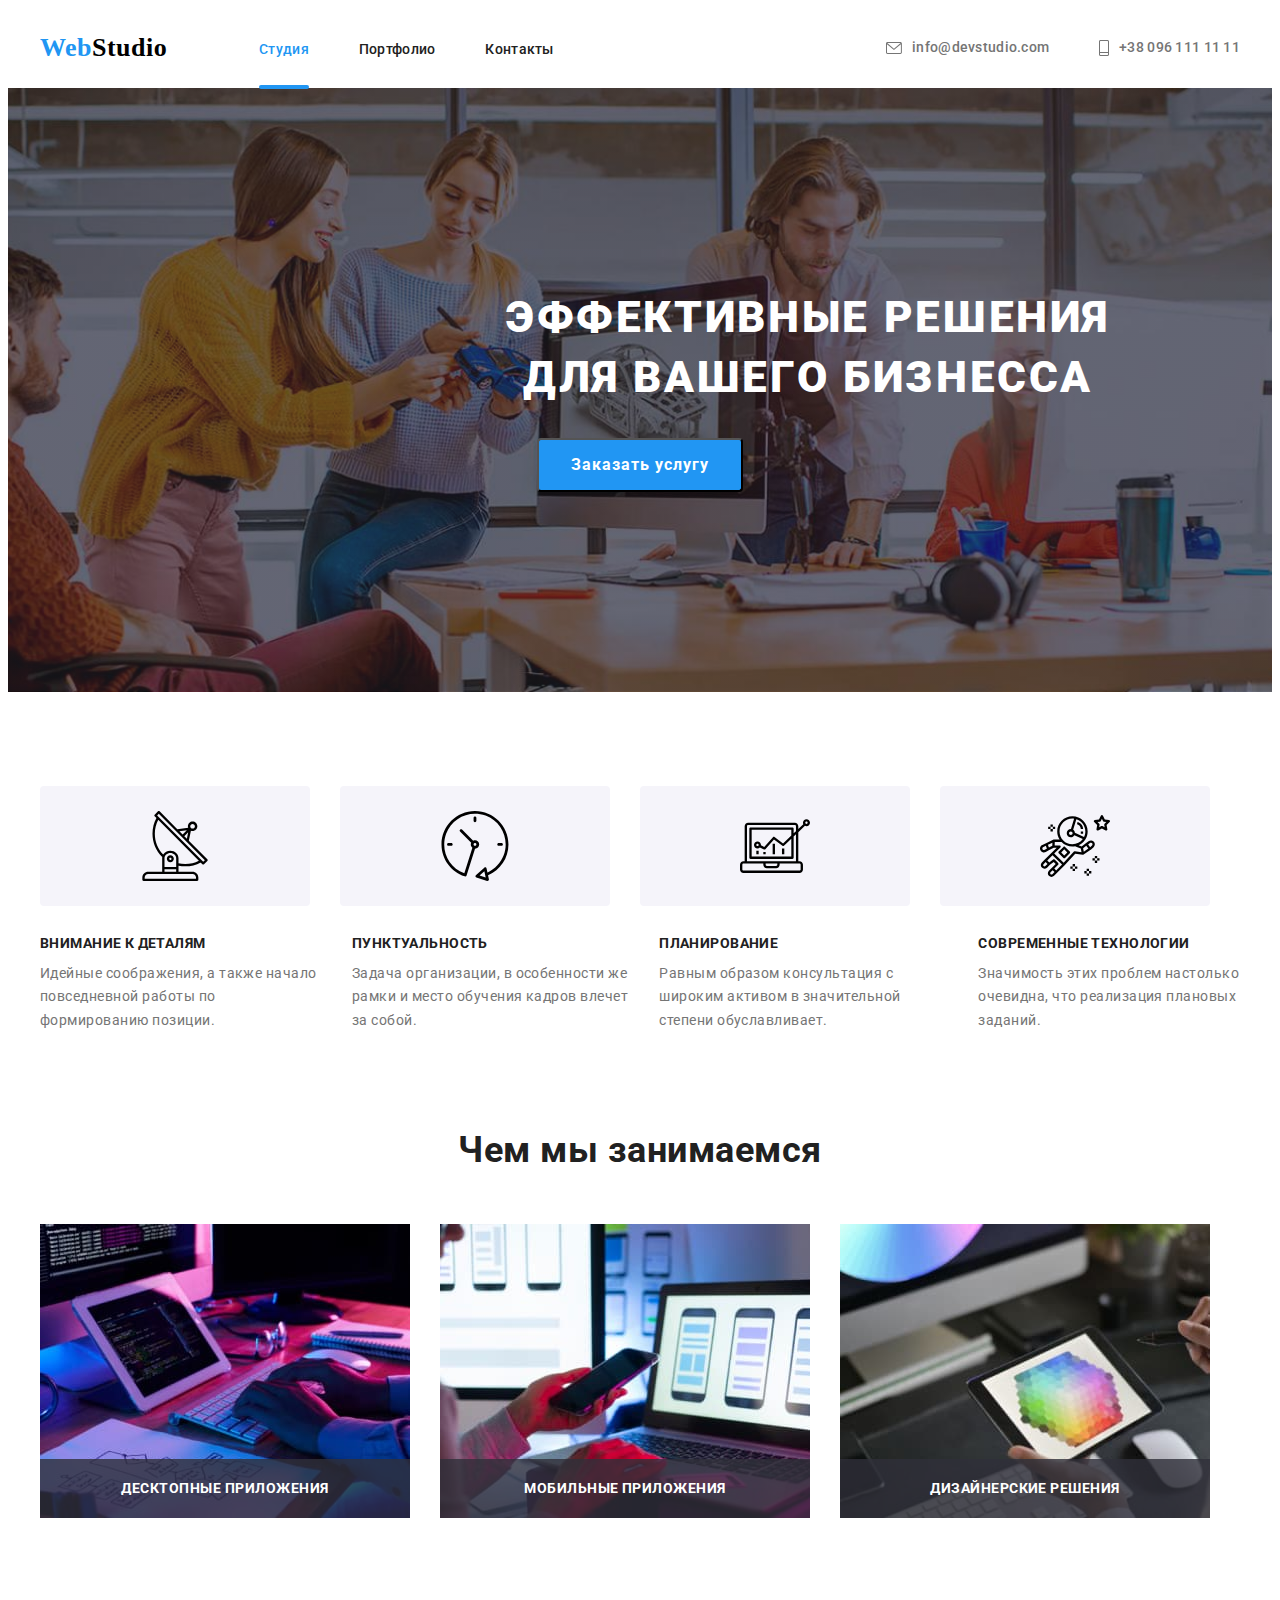
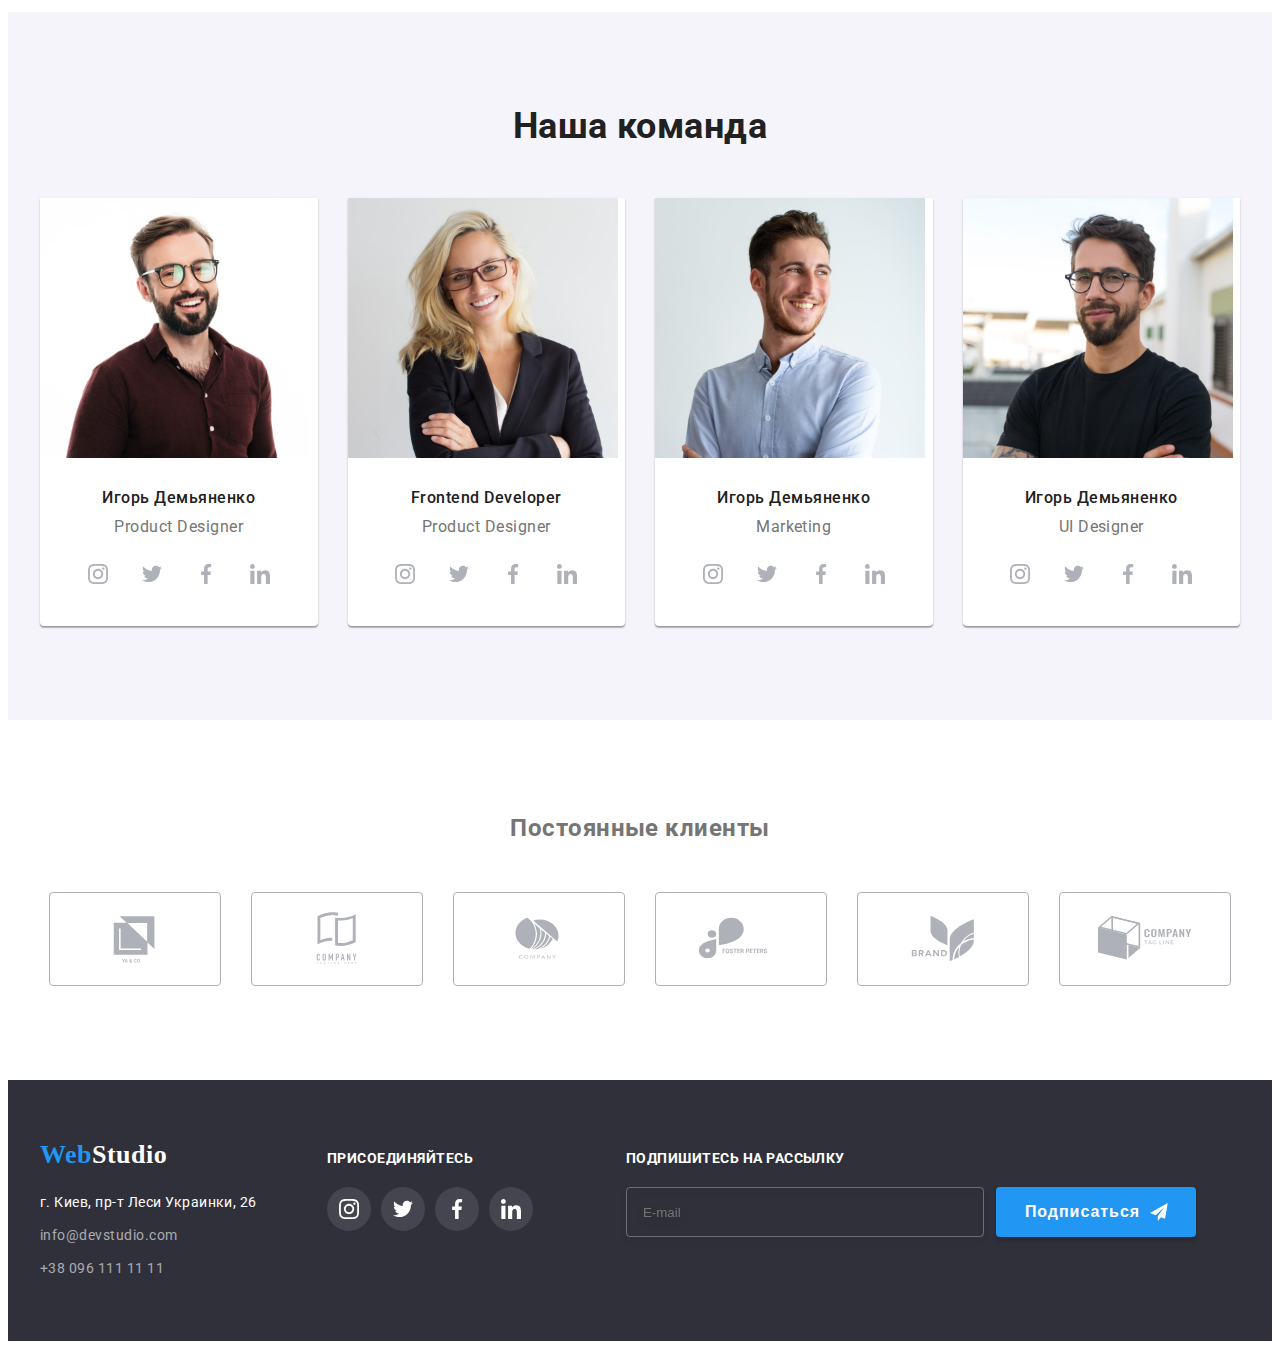
<file: index.html>
<!DOCTYPE html>
<html lang="ru">
<head>
    <meta charset="UTF-8">
    <meta name="viewport" content="width=device-width, initial-scale=1.0">
    <title>Document</title>
    <link rel="preconnect" href="https://fonts.googleapis.com">
    <link rel="preconnect" href="https://fonts.gstatic.com" crossorigin>
    <link href="https://fonts.googleapis.com/css2?family=Raleway:wght@700&family=Roboto:wght@400;500;700;900&display=swap"
        rel="stylesheet">
    <link rel="stylesheet" href="https://cdnjs.cloudflare.com/ajax/libs/modern-normalize/1.1.0/modern-normalize.min.css"
        integrity="sha512-wpPYUAdjBVSE4KJnH1VR1HeZfpl1ub8YT/NKx4PuQ5NmX2tKuGu6U/JRp5y+Y8XG2tV+wKQpNHVUX03MfMFn9Q=="
        crossorigin="anonymous" referrerpolicy="no-referrer" />
    <link rel="stylesheet" href="./css/style.css" />
</head>
<body>
<!-- Section Header-Навигация -->
<header class="header">
    <div class="container header-container">
        <nav class="navigation">
            <a href="" class="link logo" ><span class="logo-web">Web</span><span class="logo-studio" >Studio</span> </a>
            <!-- Студия-Портфолио-Контакты -->
            <ul class="site-nav list">
                <li class="header-item"> 
                    <a href="" class="site-nav-link link current"> Студия </a> </li>
                <li class="header-item"> 
                    <a href="./portfolio.html" class="site-nav-link link"> Портфолио </a> </li>
                <li class="header-item"> 
                    <a href="" class="site-nav-link link"> Контакты </a> </li>
            </ul>
        </nav>
        <!-- Контакты -->
        <ul class="contacts list">
            <li class="contacts-item">
                <a href="" class="contacts-link link">  
                    <svg class="contacts-icon" 
                        width="16" 
                        height="12"
                        >
                        <use href="./image/icons.svg#icon-mailbox">
                        </use>
                    </svg>
                info@devstudio.com
                </a>
            </li>
            <li class="contacts-item"> 
                <a href="" class="contacts-link link"> 
                    <svg class="contacts-icon" 
                        width="10" 
                        height="16"
                        >
                        <use href="./image/icons.svg#icon-phone">
                        </use>
                    </svg>
                    +38 096 111 11 11 </a> 
            </li>
        </ul>
    </div>
</header>
<main>

    <!-- Section HERO -->
    <section class="hero section">
            <h1 class="hero-title"> ЭФФЕКТИВНЫЕ РЕШЕНИЯ ДЛЯ ВАШЕГО БИЗНЕССА </h1>
            <button class="hero-button" type="button" data-modal-open> Заказать услугу </button>
    </section>

<!-- Section Наши преимущества -->
<section class="benefits section">
    <div class="container">
        <h2 class="benefits-title title"> Иконки </h2>
        <ul class="benefits-list-icons list">
            <li class="benefits-item-icons">
                <svg class="benefits-icon" 
                width="70" 
                height="70">
                    <use href="./image/icons.svg#icon-antenna">
                    </use>
                </svg>
            </li>
            <li class="benefits-item-icons">
                <svg class="benefits-icon" width="70" height="70">
                    <use href="./image/icons.svg#icon-clock">
                    </use>
                </svg>
            </li>
            <li class="benefits-item-icons">
                <svg class="benefits-icon" width="70" height="70">
                    <use href="./image/icons.svg#icon-diagram">
                    </use>
                </svg>
            </li>
            <li class="benefits-item-icons">
                <svg class="benefits-icon" width="70" height="70">
                    <use href="./image/icons.svg#icon-astronaut">
                    </use>
                </svg>
            </li>
        </ul>
    </div>
    <div class="container">
        <h2 class="benefits-title title">Сильные стороны</h2>
        <ul class="benefits-list list">
                <li class="benefits-item">
                    <h3 class="benefits-list-title">ВНИМАНИЕ К ДЕТАЛЯМ</h3>
                    <p class="benefirs-list-title-description">Идейные соображения, а также начало повседневной работы по формированию позиции.</p>
                </li>
                <li class="benefits-item">
                    <h3 class="benefits-list-title">ПУНКТУАЛЬНОСТЬ</h3>
                    <p class="benefirs-list-title-description">Задача организации, в особенности же рамки и место обучения кадров влечет за собой.</p>
                </li>
                <li class="benefits-item">
                    <h3 class="benefits-list-title">ПЛАНИРОВАНИЕ</h3>
                    <p class="benefirs-list-title-description">Равным образом консультация с широким активом в значительной степени обуславливает.</p>
                </li>
                <li class="benefits-item">
                    <h3 class="benefits-list-title">СОВРЕМЕННЫЕ ТЕХНОЛОГИИ</h3>
                    <p class="benefirs-list-title-description">Значимость этих проблем настолько очевидна, что реализация плановых заданий.</p>
                </li>
        </ul>
    </div>
</section>

<!-- Section Чем мы занимаемся - Наши работы -->
<section class="our-works section">
    <div class="container">  
        <h2 class="our-works-title title">Чем мы занимаемся</h2>
        <ul class="our-works-list list">
            <li class="our-works-item">
                <img src="./image/img1.jpg" width="370" height="294" alt="разработка веб програм"/>
                <div class="our-works-box">
                    <p class="our-works-description">Десктопные приложения
                    </p>
                </div>
            </li>
            <li class="our-works-item">
                <img src="./image/img2.jpg" width="370" height="294" alt="разработка приложений для мобильных">
                <div class="our-works-box">
                    <p class="our-works-description">Мобильные приложения
                    </p>
                </div>
            </li>
            <li class="our-works-item">
                <img src="./image/img3.jpg" width="370" height="294" alt="веб дизайн">
                <div class="our-works-box">
                    <p class="our-works-description">Дизайнерские решения
                    </p>
                </div>
            </li>
            </ul>
    </div>
</section>

<!-- Section Наша команда - Карточки-сотрудники -->
<section class="team section">
    <div class="container">
    <h2 class="team-title title"> Наша команда</h2>
    <ul class="team-list list">
        <li class="team-item"><img src="./image/ihor.jpg" width="270" height="260" alt="Игорь Демьяненко">
            <div class="team-list-bottom">
                <h3 class="team-list-name ">Игорь Демьяненко</h3>
                <p class="team-list-name-descriptions">Product Designer</p>
                <ul class="team-social-list list">
                    <li class="team-social-item item">
                        <a href="" class="team-social-link">
                        <svg class="team-social-icon" 
                            width="20"
                            height="20"
                            >
                            <use href="./image/icons.svg#icon-instagram">
                            </use>
                        </svg>
                        </a>
                    </li>
                    <li class="team-social-item item">
                        <a href="" class="team-social-link">
                        <svg class="team-social-icon" 
                        width="20"  
                        height="20" 
                        >
                            <use href="./image/icons.svg#icon-twitter">
                            </use>
                        </svg>
                        </a>
                    </li>
                    <li class="team-social-item item">
                        <a href="" class="team-social-link">
                        <svg class="team-social-icon" 
                        width="20"  
                        height="20"
                        >
                            <use href="./image/icons.svg#icon-facebook">
                            </use>
                        </svg>
                        </a>
                    </li>
                    <li class="team-social-item item">
                        <a href="" class="team-social-link">
                        <svg class="team-social-icon" 
                        width="20"
                        height="20"
                        >
                            <use href="./image/icons.svg#icon-linkedin">
                            </use>
                        </svg>
                        </a>
                    </li>
                </ul>
            </div>
        </li>
        <li class="team-item"><img src="./image/olga.jpg" width="270" height="260" alt="Ольга Репина">
            <div class="team-list-bottom">
                <h3 class="team-list-name title">Frontend Developer</h3>
                <p class="team-list-name-descriptions">Product Designer</p>
                <ul class="team-social-list list">
                    <li class="team-social-item item">
                        <a href="" class="team-social-link">
                            <svg class="team-social-icon" width="20" height="20">
                                <use href="./image/icons.svg#icon-instagram">
                                </use>
                            </svg>
                        </a>
                    </li>
                    <li class="team-social-item item">
                        <a href="" class="team-social-link">
                            <svg class="team-social-icon" width="20" height="20">
                                <use href="./image/icons.svg#icon-twitter">
                                </use>
                            </svg>
                        </a>
                    </li>
                    <li class="team-social-item item">
                        <a href="" class="team-social-link">
                            <svg class="team-social-icon" width="20" height="20">
                                <use href="./image/icons.svg#icon-facebook">
                                </use>
                            </svg>
                        </a>
                    </li>
                    <li class="team-social-item item">
                        <a href="" class="team-social-link">
                            <svg class="team-social-icon" width="20" height="20">
                                <use href="./image/icons.svg#icon-linkedin">
                                </use>
                            </svg>
                        </a>
                    </li>
                </ul>
            </div>
        </li>
        <li class="team-item"><img src="./image/nikolay.jpg" width="270" height="260" alt="Николай Тарасов">
            <div class="team-list-bottom">
                <h3 class="team-list-name">Игорь Демьяненко</h3>
                <p class="team-list-name-descriptions">Marketing</p>
                <ul class="team-social-list list">
                    <li class="team-social-item item">
                        <a href="" class="team-social-link">
                            <svg class="team-social-icon" width="20" height="20">
                                <use href="./image/icons.svg#icon-instagram">
                                </use>
                            </svg>
                        </a>
                    </li>
                    <li class="team-social-item item">
                        <a href="" class="team-social-link">
                            <svg class="team-social-icon" width="20" height="20">
                                <use href="./image/icons.svg#icon-twitter">
                                </use>
                            </svg>
                        </a>
                    </li>
                    <li class="team-social-item item">
                        <a href="" class="team-social-link">
                            <svg class="team-social-icon" width="20" height="20">
                                <use href="./image/icons.svg#icon-facebook">
                                </use>
                            </svg>
                        </a>
                    </li>
                    <li class="team-social-item item">
                        <a href="" class="team-social-link">
                            <svg class="team-social-icon" width="20" height="20">
                                <use href="./image/icons.svg#icon-linkedin">
                                </use>
                            </svg>
                        </a>
                    </li>
                </ul>
            </div>
            </li>
        <li class="team-item"><img src="./image/mihail.jpg" width="270" height="260" alt="Михаил Ермаков">
            <div class="team-list-bottom">
                <h3 class="team-list-name">Игорь Демьяненко</h3>
                <p class="team-list-name-descriptions">UI Designer</p>
                <ul class="team-social-list list">
                    <li class="team-social-item item">
                        <a href="" class="team-social-link">
                            <svg class="team-social-icon" width="20" height="20">
                                <use href="./image/icons.svg#icon-instagram">
                                </use>
                            </svg>
                        </a>
                    </li>
                    <li class="team-social-item item">
                        <a href="" class="team-social-link">
                            <svg class="team-social-icon" width="20" height="20">
                                <use href="./image/icons.svg#icon-twitter">
                                </use>
                            </svg>
                        </a>
                    </li>
                    <li class="team-social-item item">
                        <a href="" class="team-social-link">
                            <svg class="team-social-icon" width="20" height="20">
                                <use href="./image/icons.svg#icon-facebook">
                                </use>
                            </svg>
                        </a>
                    </li>
                    <li class="team-social-item item">
                        <a href="" class="team-social-link">
                            <svg class="team-social-icon" width="20" height="20">
                                <use href="./image/icons.svg#icon-linkedin">
                                </use>
                            </svg>
                        </a>
                    </li>
                </ul>
            </div>
        </li>
    </ul>
    </div>
</section>

<!-- Постоянные клиенты -->
<section class="customers">
    <div class="container">
        <h2 class="customers-title title"> Постоянные клиенты
        </h2>
        <ul class="customers-list list">
            <li class="customers-item">
                <a href="" class="customers-link">
                    <svg class="customers-icon" 
                        width="106" 
                        height="60"
                        >
                        <use href="./image/icons.svg#icon-Logo1">
                        </use>
                    </svg>
                </a>
            </li>
            <li class="customers-item">
                <a href="" class="customers-link">
                    <svg class="customers-icon" width="106" height="60">
                        <use href="./image/icons.svg#icon-Logo2">
                        </use>
                    </svg>
                </a>
            </li>
            <li class="customers-item">
                <a href="" class="customers-link">
                    <svg class="customers-icon" width="106" height="60">
                        <use href="./image/icons.svg#icon-Logo3">
                        </use>
                    </svg>
                </a>
            </li>
            <li class="customers-item">
                <a href="" class="customers-link">
                    <svg class="customers-icon" width="106" height="60">
                        <use href="./image/icons.svg#icon-Logo4">
                        </use>
                    </svg>
                </a>
            </li>
            <li class="customers-item">
                <a href="" class="customers-link">
                    <svg class="customers-icon" width="106" height="60">
                        <use href="./image/icons.svg#icon-Logo5">
                        </use>
                    </svg>
                </a>
            </li>
            <li class="customers-item">
                <a href="" class="customers-link">
                    <svg class="customers-icon" width="106" height="60">
                        <use href="./image/icons.svg#icon-Logo6">
                        </use>
                    </svg>
                </a>
            </li>
        </ul>
    </div>
</section>
</main>


<!-- Подвал footer -->
<footer class="footer section">
    <div class="container container-footer">
        <div class="adress-box"> 
            <a href="" class="link logo-footer"><span class="logo-web">Web</span><span class="logo-studio">Studio</span> </a>
            <address class="address">
                <a href="https://goo.gl/maps/QGQRMLvCDFuiBuYk6" class="address-physical link">г. Киев, пр-т Леси Украинки, 26 </a>
                <a href="" class="address-contacts adress-mail link"> info@devstudio.com </a>
                <a href="" class="address-contacts adress-phone link"> +38 096 111 11 11 </a> 
            </address>
        </div>
        <div class="footer-social-box">
        <p class="footer-social-header">
            Присоединяйтесь
        </p>
        <ul class="footer-social-list list">
            <li class="footer-social-item">
                <a href="" class="footer-social-link">
                    <svg class="footer-social-icon"
                        height="20" 
                        width="20"
                        >
                        <use href="./image/icons.svg#icon-instagram">
                        </use>
                    </svg>
                </a>
            </li>
            <li class="footer-social-item">
                <a href="" class="footer-social-link">
                    <svg class="footer-social-icon" height="20" width="20">
                        <use href="./image/icons.svg#icon-twitter">
                        </use>
                    </svg>
                </a>
            </li>
            <li class="footer-social-item">
                <a href="" class="footer-social-link">
                    <svg class="footer-social-icon" height="20" width="20">
                        <use href="./image/icons.svg#icon-facebook">
                        </use>
                    </svg>
                </a>
            </li>
            <li class="footer-social-item">
                <a href="" class="footer-social-link">
                    <svg class="footer-social-icon" height="20" width="20">
                        <use href="./image/icons.svg#icon-linkedin">
                        </use>
                    </svg>
                </a>
            </li>
        </ul>
    </div>
    <div class="footer-signin-box">
    <p class="footer-signin-header"> Подпишитесь на рассылку
    </p>
    <form class="footer-signin-form">
    <input type="email" placeholder="E-mail" class="footer-signin-email">
        <button type="button" class="footer-signin-button">Подписаться
            <svg class="footer-signin-button-icon" height="24" width="24">
                <use href="./image/icons.svg#icon-send">
                </use>
            </svg>
            </button>
    </div>
    </form>
</div>
</footer>
<div class="backdrop is-hidden" data-modal>
    <div class="modal">
        <button type="button" class="modal-button-close" data-modal-close>
            <svg class="modal-close-icon" width="18" height="18">
                <use href="./image/icons.svg#icon-close"></use>
            </svg>
        </button>
        <p class="modal-header">Оставьте свои данные, мы вам перезвоним</p>
        <form name="data-form">
            <div class="modal-field">
                <label for="user-name" class="data-form-label"> Имя </label>
                <div class="field-wrap"> 
                    <input type="text" id="user-name" class="data-form-field" name="name">
                    <svg class="modal-icon" height="18px" width="18px">
                        <use href="./image/icons.svg#icon-person-black"></use>
                    </svg>
                </div>
            </div>

            <div class="modal-field">
                <label for="user-tel" class="data-form-label"> Телефон </label>
                <div class="field-wrap">
                    <input type="tel" id="user-tel" class="data-form-field" name="tel">
                        <svg class="modal-icon" height="18px" width="18px">
                            <use href="./image/icons.svg#icon-phone-black"></use>
                        </svg>
                </div>
            </div>

            <div class="modal-field">
                <label for="user-email" class="data-form-label"> Почта </label>
                <div class="field-wrap">
                    <input type="email" id="user-email" class="data-form-field" name="email">
                        <svg class="modal-icon" height="18px" width="18px">
                            <use href="./image/icons.svg#icon-email-black"></use>
                        </svg>
                </div>
            </div>
            
            <label for="comment"  class="data-form-label"> Комментарий </label>
            <textarea placeholder="Введите текст" id="comment" class="data-form-textarea"></textarea>

            <input type="checkbox" name="read and agree" id="checkbox" class="checkbox-input">
            <label for="checkbox" class="modal-readagree"> 
                <span class="modal-checkbox-square">
                    <svg class="modal-icon-check" height="8px" width="11px">
                        <use href="./image/icons.svg#icon-check"></use>
                    </svg>
                </span> 
                <p>Соглашаюсь с рассылкой и принимаю <a href="" class="agree">Условия договора</a></p>
            </label>
            

            <button type="submit" class="modal-button">Отправить
            </button>
        </form>
    </div>
</div>
<script src="./js/modal.js"></script>
</body>
</html>
</file>
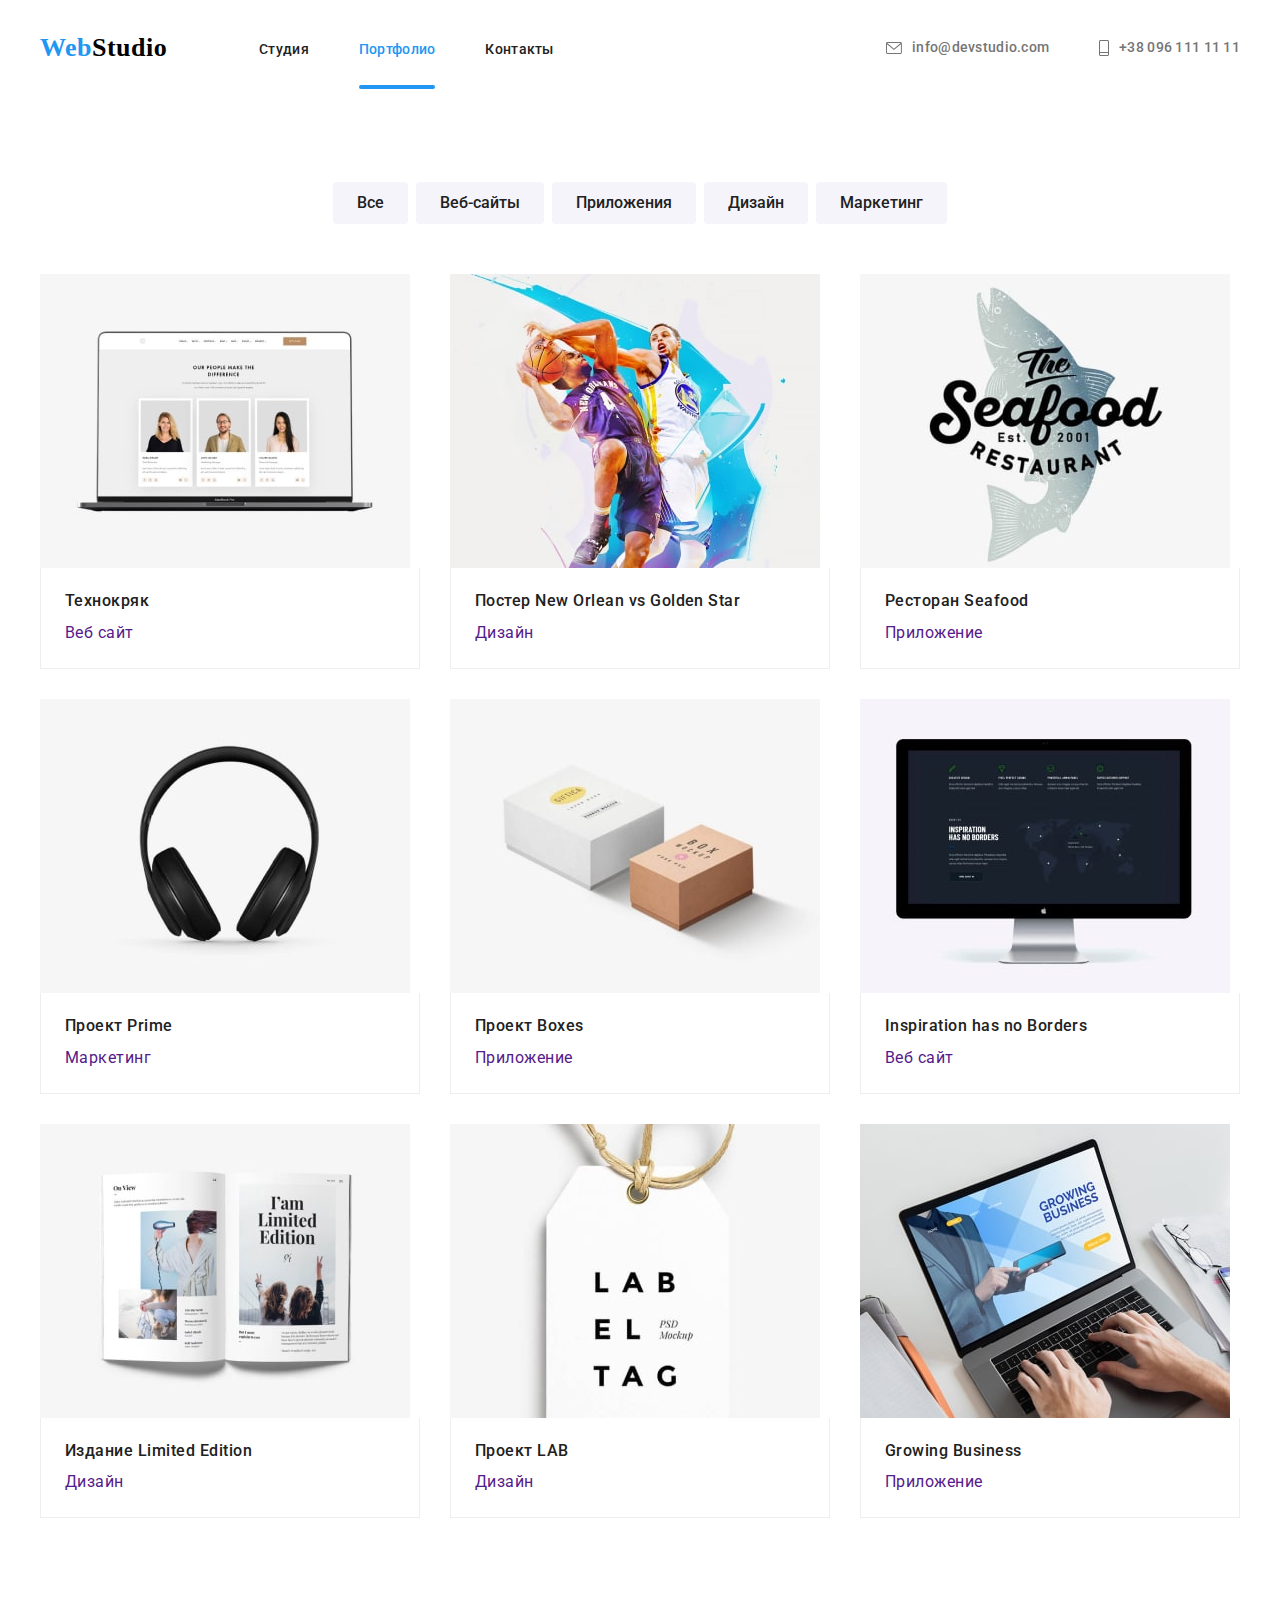
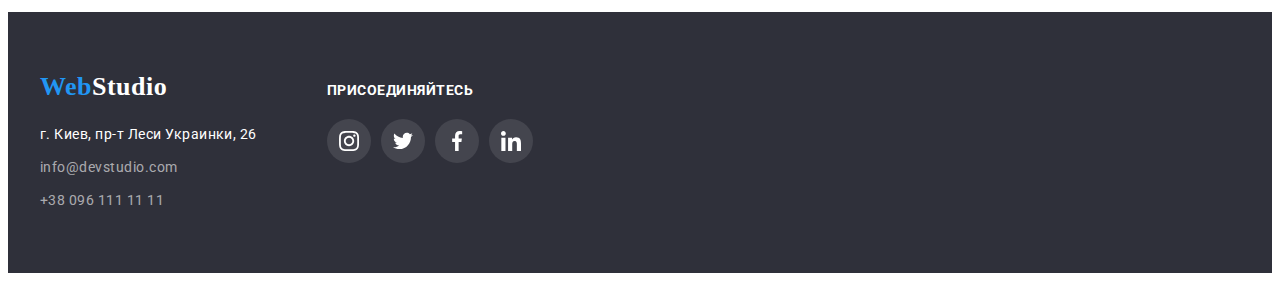
<file: portfolio.html>
<!DOCTYPE html>
<html lang="ru">

<head>
    <meta charset="UTF-8">
    <meta name="viewport" content="width=device-width, initial-scale=1.0">
    <title>Document</title>
    <link rel="preconnect" href="https://fonts.googleapis.com">
    <link rel="preconnect" href="https://fonts.gstatic.com" crossorigin>
    <link href="https://fonts.googleapis.com/css2?family=Raleway:wght@700&family=Roboto:wght@400;500;700;900&display=swap"
        rel="stylesheet">
    <link rel="stylesheet" href="https://cdnjs.cloudflare.com/ajax/libs/modern-normalize/1.1.0/modern-normalize.min.css"
        integrity="sha512-wpPYUAdjBVSE4KJnH1VR1HeZfpl1ub8YT/NKx4PuQ5NmX2tKuGu6U/JRp5y+Y8XG2tV+wKQpNHVUX03MfMFn9Q=="
        crossorigin="anonymous" referrerpolicy="no-referrer" />
    <link rel="stylesheet" href="./css/style.css" />
</head>

<body>
    <!-- Section Heder-Навигация -->
    <header class="header">
        <div class="container header-container">
            <nav class="navigation">
                <a href="" class="link logo"><span class="logo-web">Web</span><span class="logo-studio">Studio</span> </a>
                <!-- Студия-Портфолио-Контакты -->
                <ul class="site-nav list">
                    <li class="header-item">
                        <a href="./index.html" class="site-nav-link link"> Студия </a>
                    </li>
                    <li class="header-item">
                        <a href="" class="site-nav-link link current"> Портфолио </a>
                    </li>
                    <li class="header-item">
                        <a href="" class="site-nav-link link"> Контакты </a>
                    </li>
                </ul>
            </nav>
            <!-- Контакты -->
            <ul class="contacts list">
                <li class="contacts-item">
                    <a href="" class="contacts-link link">
                        <svg class="contacts-icon" width="16" height="12">
                            <use href="./image/icons.svg#icon-mailbox">
                            </use>
                        </svg>
                        info@devstudio.com
                    </a>
                </li>
                <li class="contacts-item">
                    <a href="" class="contacts-link link">
                        <svg class="contacts-icon" width="10" height="16">
                            <use href="./image/icons.svg#icon-phone">
                            </use>
                        </svg>
                        +38 096 111 11 11 </a>
                </li>
            </ul>
            </div>
            </header>
    <main>
<section class="progress">
    <h1 class="progress-title title" >Наши достижения</h1>
    <ul class="progress-filters list">
        <li class="progress-item">
            <button type="button" class="filters-button">Все </button>
        </li>
        <li class="progress-item">
            <button type="button" class="filters-button">Веб-сайты</button>
        </li>
        <li class="progress-item">
            <button type="button" class="filters-button">Приложения</button>
        </li>
        <li class="progress-item">
            <button type="button" class="filters-button">Дизайн</button>
        </li>
        <li class="progress-item">
            <button type="button" class="filters-button">Маркетинг</button>
        </li>
    </ul>
    <!-- Карточки -->
    <div class="container">
<ul class="progress-cards list">
    <li class="progress-card-item">
        <a href=""  class="link">
            <div class="progress-card-top-box">
                <img src="./image/tecnokryak-min.jpg"  width="370" height="294" alt="сайт технокряк">
                <p class="progress-cards-top-text">Технокряк это современная площадка распространения коронавируса. Компании используют эту платформу для цифрового
                    шпионажа и атак на защищённые сервера конкурентов. 
                </p>
            </div>
            <div class="progress-card-bottom">
                <h2 class="progress-cards-title title">Технокряк</h2>
                <p class="progress-cards-title-description">Веб сайт</p>
            </div>        
            </a>
    </li>
    <li class="progress-card-item">
        <a href="" class="link">
            <div class="progress-card-top-box">
                <img src="./image/poster-min.jpg" width="370" height="294" alt="постер с баскетболистами">
                <p class="progress-cards-top-text">Технокряк это современная площадка распространения коронавируса. Компании использую эту платформу для цифрового
                    шпионажа и атак на защищённые сервера конкурентов.
                </p>
            </div>
            <div class="progress-card-bottom">
                <h2 class="progress-cards-title title">Постер New Orlean vs Golden Star</h2>
                <p class="progress-cards-title-description">Дизайн</p>
            </div>
            </a>
    </li>
    <li class="progress-card-item">
        <a href="" class="link">
            <div class="progress-card-top-box">
                <img src="./image/see-food-min.jpg" width="370" height="294" alt="вывеска ресторана">
                <p class="progress-cards-top-text">Технокряк это современная площадка распространения коронавируса. Компании использую эту платформу для цифрового
                    шпионажа и атак на защищённые сервера конкурентов.
                </p>
            </div>
                <div class="progress-card-bottom">
                <h2 class="progress-cards-title title">Ресторан Seafood</h2>
                <p class="progress-cards-title-description">Приложение</p>
            </div>
        </a>
    </li>
    <li class="progress-card-item">
        <a href="" class="link">
            <div class="progress-card-top-box">
                <img src="./image/project-prime-min.jpg" width="370" height="294" alt="наушники">
                <p class="progress-cards-top-text">Технокряк это современная площадка распространения коронавируса. Компании использую эту платформу для цифрового
                    шпионажа и атак на защищённые сервера конкурентов.
                </p>
            </div>
                <div class="progress-card-bottom">
                <h2 class="progress-cards-title title">Проект Prime</h2>
                <p class="progress-cards-title-description">Маркетинг</p>
            </div>
        </a>
    </li>
    <li class="progress-card-item">
        <a href="" class="link">
            <div class="progress-card-top-box">
                <img src="./image/project-boxes-min.jpg" width="370" height="294" alt="коробки">
                <p class="progress-cards-top-text">Технокряк это современная площадка распространения коронавируса. Компании использую эту платформу для цифрового
                    шпионажа и атак на защищённые сервера конкурентов.
                </p>
            </div>
                <div class="progress-card-bottom">
                <h2 class="progress-cards-title title">Проект Boxes</h2>
                <p class="progress-cards-title-description">Приложение</p>
            </div>    
        </a>
    </li>
    <li class="progress-card-item">
        <a href="" class="link">
            <div class="progress-card-top-box">
                <img src="./image/inspiration-min.jpg" width="370" height="294" alt="сайт">
                <p class="progress-cards-top-text">Технокряк это современная площадка распространения коронавируса. Компании использую эту платформу для цифрового
                    шпионажа и атак на защищённые сервера конкурентов.
                </p>
            </div>
                <div class="progress-card-bottom">
                <h2 class="progress-cards-title title">Inspiration has no Borders</h2>
                <p class="progress-cards-title-description">Веб сайт</p>
            </div>  
        </a>
    </li>
    <li class="progress-card-item">
        <a href="" class="link">
            <div class="progress-card-top-box">
                <img src="./image/limited-edition-min.jpg" width="370" height="294" alt="развёрнутый журнал">
                <p class="progress-cards-top-text">Технокряк это современная площадка распространения коронавируса. Компании использую эту платформу для цифрового
                    шпионажа и атак на защищённые сервера конкурентов.
                </p>
            </div>
                <div class="progress-card-bottom">
                <h2 class="progress-cards-title title">Издание Limited Edition</h2>
                <p class="progress-cards-title-description">Дизайн</p>
            </div>
        </a>
    </li>
    <li class="progress-card-item">
        <a href="" class="link">
            <div class="progress-card-top-box">
                <img src="./image/project-label-min.jpg" width="370" height="294" alt="лэйба с надписью">
                <p class="progress-cards-top-text">Технокряк это современная площадка распространения коронавируса. Компании использую эту платформу для цифрового
                    шпионажа и атак на защищённые сервера конкурентов.
                </p>
            </div>
                <div class="progress-card-bottom">
                <h2 class="progress-cards-title title">Проект LAB</h2>
                <p class="progress-cards-title-description">Дизайн</p>
            </div>
        </a>
    </li>
    <li class="progress-card-item">
        <a href="" class="link">
            <div class="progress-card-top-box">
                <img src="./image/growing-business-min.jpg" width="370" height="294" alt="ноут бук">
                <p class="progress-cards-top-text">Технокряк это современная площадка распространения коронавируса. Компании использую эту платформу для цифрового
                    шпионажа и атак на защищённые сервера конкурентов.
                </p>
            </div>
                <div class="progress-card-bottom">
                <h2 class="progress-cards-title title">Growing Business</h2>
                <p class="progress-cards-title-description">Приложение</p>
            </div>
            </a>
    </li>
</ul>
</div>
</section>
    </main>
<!-- Подвал footer -->
<footer class="footer section">
    <div class="container container-footer">
        <div class="adress-box">
            <a href="" class="link logo-footer"><span class="logo-web">Web</span><span class="logo-studio">Studio</span>
            </a>
            <address class="address">
                <a href="https://goo.gl/maps/QGQRMLvCDFuiBuYk6" class="address-physical link">г. Киев, пр-т Леси
                    Украинки, 26 </a>
                <a href="" class="address-contacts adress-mail link"> info@devstudio.com </a>
                <a href="" class="address-contacts adress-phone link"> +38 096 111 11 11 </a>
            </address>
        </div>
        <div class="footer-social-box">
            <h2 class="footer-social-header">
                Присоединяйтесь
            </h2>
            <ul class="footer-social-list list">
                <li class="footer-social-item">
                    <a href="" class="footer-social-link">
                        <svg class="footer-social-icon" height="20" width="20">
                            <use href="./image/icons.svg#icon-instagram">
                            </use>
                        </svg>
                    </a>
                </li>
                <li class="footer-social-item">
                    <a href="" class="footer-social-link">
                        <svg class="footer-social-icon" height="20" width="20">
                            <use href="./image/icons.svg#icon-twitter">
                            </use>
                        </svg>
                    </a>
                </li>
                <li class="footer-social-item">
                    <a href="" class="footer-social-link">
                        <svg class="footer-social-icon" height="20" width="20">
                            <use href="./image/icons.svg#icon-facebook">
                            </use>
                        </svg>
                    </a>
                </li>
                <li class="footer-social-item">
                    <a href="" class="footer-social-link">
                        <svg class="footer-social-icon" height="20" width="20">
                            <use href="./image/icons.svg#icon-linkedin">
                            </use>
                        </svg>
                    </a>
                </li>
            </ul>
        </div>
    </div>
</footer>
</body>

</html>
</file>
<file: css/style.css>
/* цвет лого #2196F3 */
/* цвет навигации и заголовков #212121 */
/* цвет номера телефона и основного текста #757575 */
/* цвет изменеия навигации #2196F3 */
/* цвет адресса #FFFFFF */
/* цвет синего фона в кнопке #2196F3 */
/* цвет имейла rgba(255, 255, 255, 0.6) */
/* цвет номера телефона в футере rgba(255, 255, 255, 0.6) */
/* цвет фона НАША КОМАНДА  #F5F4FA */
/* #E5E5E5 */
:root {
  --primary-bcg: #ffffff;
  --primary-text-color: #757575;
  --title-text-color: #212121;
  --accent-text-color: #2196f3;
  --footer-contacts-color: rgba(255, 255, 255, 0.6);
  --footer-hero-bcg: #2f303a;
  --logo: #000000;
  --text-secondary: #ffffff;
  --buttons-text: #212121;
  --buttons-bcg: #f5f4fa;
  --team-bcg: #f5f4fa;
  --buttons-hover-text: #ffffff;
  --buttons-hover-bcg: #2196f3;
}

p,
h1,
h2,
h3,
h4 {
  margin: 0;
}

ul {
  margin: 0;
  padding: 0;
}

img {
  display: block;
}

.container {
  width: 1200px;
  padding-left: 15px;
  padding-right: 15px;
  margin: 0 auto;
}

body {
  font-family: Roboto, sans-serif;
  letter-spacing: 0.03em;
  background-color: var(--primary-bcg);
  color: var(--primary-text-color);
}

/* Header-Навигация */
/* logo */

.logo-web {
  font-family: Raleway sans-serif;
  font-weight: 700;
  font-size: 26px;
  line-height: 1.19;
  color: var(--accent-text-color);
}
.logo-studio {
  font-family: Raleway sans-serif;
  font-weight: 700;
  font-size: 26px;
  line-height: 1.19;
  color: var(--logo);
}

.list {
  list-style: none;
}

.link {
  text-decoration: none;
}

/* navigation links */
.site-nav-link {
  font-weight: 500;
  font-size: 14px;
  line-height: 1.14;
  letter-spacing: 0.02em;
  color: var(--title-text-color);
  padding-top: 32px;
  padding-bottom: 32px;
  transition: color 250ms cubic-bezier(0.4, 0, 0.2, 1);
  position: relative;
}

.site-nav-link:hover,
.site-nav-link:focus {
  color: var(--accent-text-color);
}
.site-nav .current {
  color: var(--accent-text-color);
}

.site-nav-link.current::after {
  content: '';
  width: 100%;
  height: 4px;
  background: #2196f3;
  border-radius: 2px;
  position: absolute;
  display: block;
  bottom: 0%;
}

.header-container {
  display: flex;
  align-items: center;
}

.logo {
  margin-right: 92px;
  align-items: center;
}
.navigation {
  display: flex;
  align-items: center;
  margin-right: auto;
}

.header-item:not(:last-child) {
  margin-right: 50px;
}

.site-nav {
  display: flex;
  align-items: center;
}

header .contacts {
  display: flex;
  align-items: center;
  margin-left: auto;
}
.contacts-item:not(:last-child) {
  margin-right: 50px;
}

/* contacts */
.contacts .link {
  font-weight: 500;
  font-size: 14px;
  line-height: 1.14;
  letter-spacing: 0.02em;
  color: var(--primary-text-color);
  padding-top: 32px;
  padding-bottom: 32px;
  display: flex;
  justify-content: center;
  align-items: center;
  transition: color 250ms cubic-bezier(0.4, 0, 0.2, 1);
}

.contacts-icon {
  margin-right: 10px;
  fill: currentColor;
}

.contacts-link:hover,
.contacts-link:focus {
  color: var(--accent-text-color);
}

/* Section Hero */
.hero {
  background-color: var(--footer-hero-bcg);
  background-image: linear-gradient(rgba(47, 48, 58, 0.4), rgba(47, 48, 58, 0.4)),
    url(../image/hero-bcg.jpg);
  background-repeat: no-repeat;
  background-position: center;
  background-size: cover;
  padding: 200px 452px;
  text-align: center;
  max-width: 1600px;
  margin-left: auto;
  margin-right: auto;
  margin-bottom: 94px;
}

.hero-title {
  font-weight: 900;
  font-size: 44px;
  line-height: 1.36;
  text-align: center;
  letter-spacing: 0.06em;
  text-transform: uppercase;
  color: var(--text-secondary);
  width: 696px;
  margin-right: auto;
  margin-left: auto;
  margin-bottom: 30px;
}

.hero-button {
  font-family: inherit;
  cursor: pointer;
  font-weight: 700;
  font-size: 16px;
  line-height: 1.87;
  letter-spacing: 0.06em;
  color: var(--buttons-hover-text);
  background-color: var(--buttons-hover-bcg);
  min-height: 50px;
  min-width: 200px;
  margin-right: auto;
  margin-left: auto;
  padding: 10px 32px 10px 32px;
  box-shadow: 0px 4px 4px rgba(0, 0, 0, 0.15);
  border-radius: 4px;
}

/* benefits -Сильные стороны */

.benefits {
  margin-top: 94px;
  margin-bottom: 94px;
}

.benefits-title {
  /* visibility: hidden; */
  display: none;
}

.benefits-list-icons {
  display: flex;
  margin-bottom: 30px;
}

.benefits-item-icons {
  width: 270px;
  height: 120px;
  background-color: #f5f4fa;
  border-radius: 4px;
  display: flex;
  justify-content: center;
  align-items: center;
}

.benefits-item-icons:not(:last-child) {
  margin-right: 30px;
}

.benefits-list {
  display: flex;
}

.benefits-item:not(:last-child) {
  margin-right: 30px;
}

.benefits-list-title {
  margin-bottom: 10px;
}

.benefits-list-title {
  font-weight: 700;
  font-size: 14px;
  line-height: 1.14;
  letter-spacing: 0.03em;
  text-transform: uppercase;
  color: var(--title-text-color);
}

.benefirs-list-title-description {
  font-size: 14px;
  line-height: 1.71;
}

/* our works - Чем мы занимаемся - Наши работы*/
.our-works-title {
  font-weight: 700;
  font-size: 36px;
  line-height: 1.31;
  text-align: center;
  color: var(--title-text-color);
  margin-bottom: 50px;
}

.our-works-list {
  display: flex;
  margin-bottom: 94px;
}

.our-works-item {
  position: relative;
}

.our-works-item:not(:last-child) {
  margin-right: 30px;
}

.our-works-box {
  padding-top: 22px;
  padding-bottom: 22px;
  background: rgba(47, 48, 58, 0.8);
  position: absolute;
  width: 100%;
  bottom: 0%;
}

.our-works-description {
  font-family: Roboto;
  font-weight: 700;
  font-size: 14px;
  line-height: 1.14;
  text-align: center;
  text-transform: uppercase;
  color: #ffffff;
}

/* team - наша команда  */
.team {
  padding-top: 94px;
  padding-bottom: 94px;
  background-color: var(--team-bcg);
}

.team-title {
  font-weight: 700;
  font-size: 36px;
  line-height: 1.16;
  text-align: center;
  color: var(--title-text-color);
  margin-bottom: 50px;
}

.team-item {
  background-color: #ffffff;
}

.team-list-name {
  font-weight: 500;
  font-size: 16px;
  line-height: 1.19;
  text-align: center;
  color: var(--title-text-color);
}

.team-list-name-descriptions {
  font-size: 16px;
  line-height: 1.19;
  text-align: center;
  margin-top: 0;
  margin-bottom: 16px;
}

.team-social-list {
  display: flex;
  justify-content: center;
}

.team-social-item + .team-social-item {
  margin-left: 10px;
}

.team-social-item {
  width: 44px;
  height: 44px;
}

.team-social-link {
  width: 100%;
  height: 100%;
  background-color: #ffffff;
  border-radius: 50%;
  display: flex;
  justify-content: center;
  align-items: center;
  color: #afb1b8;
  transition: background-color 250ms cubic-bezier(0.4, 0, 0.2, 1),
    color 250ms cubic-bezier(0.4, 0, 0.2, 1);
}

.team-social-icon {
  fill: currentColor;
}

.team-social-link:hover,
.team-social-link:focus {
  background-color: var(--buttons-hover-bcg);
  color: #ffffff;
}

.team-list {
  display: flex;
  flex-wrap: wrap;
  margin-left: -30px;
}

.team-item {
  flex-basis: calc((100% - 4 * 30px) / 4);
  margin-left: 30px;
  box-shadow: 0px 1px 3px rgba(0, 0, 0, 0.12), 0px 1px 1px rgba(0, 0, 0, 0.14),
    0px 2px 1px rgba(0, 0, 0, 0.2);
  border-radius: 0px 0px 4px 4px;
}

.team-list-bottom {
  padding-top: 30px;
  padding-bottom: 30px;
}

.team-list-name {
  margin-top: 0;
  margin-bottom: 10px;
}

/* Постоянные клиенты */
.customers {
  padding-top: 94px;
  padding-bottom: 94px;
}

.customers-title {
  text-align: center;
}

.customers-list {
  display: flex;
  justify-content: center;
  align-items: center;
  margin-top: 50px;
}

.customers-item {
  display: flex;
  justify-content: center;
  align-items: center;
}

.customers-item + .customers-item {
  margin-left: 30px;
}

.customers-link {
  border: 1px solid #afb1b8;
  border-radius: 4px;
  width: 170px;
  height: 92px;
  color: #afb1b8;
  display: flex;
  justify-content: center;
  align-items: center;
  transition: border 250ms cubic-bezier(0.4, 0, 0.2, 1), color 250ms cubic-bezier(0.4, 0, 0.2, 1);
}

.customers-icon {
  fill: currentColor;
}

.customers-link:hover,
.customers-link:focus {
  border: 1px solid #2196f3;
  color: #2196f3;
}

/* footer */
.footer {
  background-color: var(--footer-hero-bcg);
}

.container-footer {
  padding-top: 60px;
  padding-bottom: 60px;
  display: flex;
  align-items: baseline;
}

.footer .logo-studio {
  color: var(--text-secondary);
}

.logo-footer {
  display: block;
  margin-bottom: 20px;
}

.address-physical {
  font-style: normal;
  font-size: 14px;
  line-height: 1.71;
  color: var(--text-secondary);
  display: block;
  margin-bottom: 9px;
}
.footer .address-contacts {
  font-style: normal;
  font-size: 14px;
  line-height: 1.71;
  color: var(--footer-contacts-color);
}

.footer .link {
  transition: color 250ms cubic-bezier(0.4, 0, 0.2, 1);
}

.footer .link:hover,
.footer .link:focus {
  color: var(--accent-text-color);
}

.adress-mail {
  display: block;
  margin-bottom: 9px;
}

.footer-social-box {
  margin-left: 70px;
  align-items: baseline;
}

.footer-social-header {
  font-weight: 700;
  font-size: 14px;
  line-height: 1.14;
  color: #ffffff;
  text-transform: uppercase;
  margin-bottom: 20px;
}

.footer-social-list {
  display: flex;
}

.footer-social-item + .footer-social-item {
  margin-left: 10px;
}

.footer-social-item {
  width: 44px;
  height: 44px;
}

.footer-social-link {
  height: 100%;
  width: 100%;
  border-radius: 50%;
  background-color: rgba(255, 255, 255, 0.1);
  display: flex;
  align-items: center;
  justify-content: center;
  color: #ffffff;
  transition: background-color 250ms cubic-bezier(0.4, 0, 0.2, 1);
}

.footer-social-icon {
  fill: currentColor;
}

.footer-social-link:hover,
.footer-social-link:focus {
  background-color: var(--buttons-hover-bcg);
}

.footer-signin-box {
  margin-left: 93px;
}

.footer-signin-header {
  font-weight: 700;
  font-size: 14px;
  line-height: 1.14;
  text-transform: uppercase;
  color: #ffffff;
  margin-bottom: 20px;
}

.footer-signin-email {
  box-sizing: border-box;
  width: 358px;
  height: 50px;
  border: 1px solid rgba(255, 255, 255, 0.3);
  filter: drop-shadow(0px 4px 4px rgba(0, 0, 0, 0.15));
  border-radius: 4px;
  padding-left: 16px;
  padding-right: 16px;
  background-color: transparent;
  outline: none;
  color: #ffffff;
}

.footer-signin-form {
  display: flex;
  align-items: center;
  justify-content: center;
}

.footer-signin-button {
  background: #2196f3;
  box-shadow: 0px 4px 4px rgba(0, 0, 0, 0.15);
  border-radius: 4px;
  font-weight: 700;
  font-size: 16px;
  line-height: 1.87;
  margin-left: 12px;
  width: 200px;
  height: 50px;
  letter-spacing: 0.06em;
  color: #ffffff;
  border: 0;
}

.footer-signin-button {
  padding: 10px 28px 10px 29px;
  display: flex;
  align-items: center;
  justify-content: center;
}

.footer-signin-button-icon {
  margin-left: 10px;
}

/* Portfolio  page*/
/* progress-title-Наши достижения*/
.progress-title {
  visibility: hidden;
  display: none;
}

/* filters buttons */
.filters-button {
  font-family: inherit;
  font-weight: 500;
  font-size: 16px;
  line-height: 1.62;
  color: var(--buttons-text);
  background-color: var(--buttons-bcg);
  cursor: pointer;
  border-radius: 4px;
  padding: 6px 22px;
  min-height: 38px;
  border-color: transparent;
  transition: color 250ms cubic-bezier(0.4, 0, 0.2, 1),
    background-color 250ms cubic-bezier(0.4, 0, 0.2, 1),
    box-shadow 250ms cubic-bezier(0.4, 0, 0.2, 1);
}

.filters-button:hover,
.filters-button:focus {
  color: var(--buttons-hover-text);
  background-color: var(--buttons-hover-bcg);
  box-shadow: 0px 3px 1px rgba(0, 0, 0, 0.1), 0px 1px 2px rgba(0, 0, 0, 0.08),
    0px 2px 2px rgba(0, 0, 0, 0.12);
}

.progress {
  padding: 94px 0;
}

.progress-filters {
  display: flex;
  justify-content: center;
  margin-bottom: 50px;
}
.progress-item:not(:last-child) {
  margin-right: 8px;
}

/* Карточки progress-cards */

.progress-cards-title {
  font-weight: 500;
  font-size: 16px;
  line-height: 1.62;
  color: var(--title-text-color);
}

.progress-card-top-box {
  position: relative;
  overflow: hidden;
}

.progress-cards-top-text {
  font-family: Roboto;
  font-size: 18px;
  line-height: 1.56;
  color: #ffffff;
  position: absolute;
  width: 100%;
  height: 100%;
  padding: 63px 24px;
  top: 0;
  left: 0%;
  overflow: auto;
  background: rgba(33, 150, 243, 0.9);
  transform: translateY(101%);
  transition: transform 250ms cubic-bezier(0.4, 0, 0.2, 1);
}

.progress-cards-title-description {
  font-size: 16px;
  line-height: 1.87;
}

.progress-cards {
  display: flex;
  flex-wrap: wrap;
  margin-left: -30px;
  margin-bottom: -30px;
}

.progress-card-item {
  flex-basis: calc((100% - 3 * 30px) / 3);
  margin-left: 30px;
  margin-bottom: 30px;
  transition: box-shadow 250ms cubic-bezier(0.4, 0, 0.2, 1);
}

.progress-card-item:hover,
.progress-card-item:focus {
  box-shadow: 0px 1px 1px rgba(0, 0, 0, 0.12), 0px 4px 4px rgba(0, 0, 0, 0.06),
    1px 4px 6px rgba(0, 0, 0, 0.16);
}

.progress-card-item:hover .progress-cards-top-text {
  transform: translateY(0%);
}

.progress-card-bottom {
  padding: 20px 0 20px 24px;
  border: 1px solid #eeeeee;
  border-top: none;
}

.progress-cards-title {
  margin-bottom: 4px;
}

/* modal window */

.backdrop {
  height: 100vh;
  width: 100vw;
  background: rgba(0, 0, 0, 0.2);
  position: fixed;
  top: 0;
  transition: opasity 1000ms, visibility 1000ms;
}

.backdrop.is-hidden .modal {
  transform: scale(1.5);
  transition: transform 1000ms;
  transform: rotate(180deg);
}

.modal {
  width: 528px;
  min-height: 581px;
  background: #ffffff;
  box-shadow: 0px 1px 3px rgba(0, 0, 0, 0.12), 0px 1px 1px rgba(0, 0, 0, 0.14),
    0px 2px 1px rgba(0, 0, 0, 0.2);
  border-radius: 4px;
  position: absolute;
  top: 50%;
  left: 50%;
  transform: scale(1);
  transform: translate(-50%, -50%);
  transition: transform 1000ms;
  padding: 40px;
}

.modal-button-close {
  width: 30px;
  height: 30px;
  border-radius: 50%;
  background: #ffffff;
  border: 1px solid rgba(0, 0, 0, 0.1);
  box-sizing: border-box;
  position: absolute;
  top: 8px;
  right: 8px;
  display: flex;
  align-items: center;
  justify-content: center;
  transition: fill 250ms cubic-bezier(0.4, 0, 0.2, 1), cursor 2500ms cubic-bezier(0.4, 0, 0.2, 1);
}

.modal-button-close:hover .modal-close-icon,
.modal-button-close:focus .modal-close-icon {
  fill: var(--buttons-hover-bcg);
  cursor: pointer;
}

.is-hidden {
  visibility: hidden;
  opacity: 0;
  pointer-events: none;
}

.modal-header {
  font-weight: 700;
  font-size: 20px;
  line-height: 1.15;
  text-align: center;
  color: var(--title-text-color);
  margin-bottom: 12px;
}

.data-form-label {
  display: block;
  margin-bottom: 4px;
  font-size: 12px;
  line-height: 1.17;
  letter-spacing: 0.01em;
  color: #757575;
}

.modal-field {
  margin-bottom: 10px;
}

.field-wrap {
  position: relative;
}

.data-form-field {
  width: 100%;
  min-height: 40px;
  border: 1px solid rgba(33, 33, 33, 0.2);
  box-sizing: border-box;
  border-radius: 4px;
  padding-left: 42px;
  padding-right: 15px;
  transition: border 250ms cubic-bezier(0.4, 0, 0.2, 1);
}

.modal-icon {
  position: absolute;
  top: 50%;
  left: 12px;
  transform: translateY(-50%);
  transition: fill 250ms cubic-bezier(0.4, 0, 0.2, 1);
}

.data-form-field:hover,
.data-form-field:focus {
  border: 1px solid #2196f3;
}

.data-form-field:hover + .modal-icon,
.data-form-field:focus + .modal-icon {
  fill: var(--buttons-hover-bcg);
}

.data-form-textarea {
  width: 100%;
  height: 120px;
  margin-bottom: 20px;
  resize: none;
  padding: 12px 16px;
  transition: border 250ms cubic-bezier(0.4, 0, 0.2, 1);
}

.data-form-textarea:hover,
.data-form-textarea:focus {
  border: 1px solid #2196f3;
}

.modal-readagree {
  font-size: 14px;
  line-height: 1.71;
  color: #757575;
  margin-bottom: 30px;
  display: flex;
  align-items: center;
  justify-content: center;
}

.checkbox-input {
  display: none;
}

.modal-checkbox-square {
  width: 16px;
  height: 15px;
  border: 1px solid;
  border-color: #212121;
  margin-right: 10px;
  display: flex;
  justify-content: center;
  align-items: center;
}

.modal-icon-check {
  fill: #ffffff;
}

.checkbox-input:checked + .modal-readagree .modal-checkbox-square {
  background-color: var(--buttons-hover-bcg);
  border: 0px;
}

.modal-button {
  background-color: var(--buttons-hover-bcg);
  height: 50px;
  width: 200px;
  box-shadow: 0px 4px 4px rgba(0, 0, 0, 0.15);
  border-radius: 4px;
  display: block;
  margin-left: auto;
  margin-right: auto;
  font-size: 16px;
  line-height: 1.87;
  text-align: center;
  letter-spacing: 0.06em;
  color: #ffffff;
}
</file>
